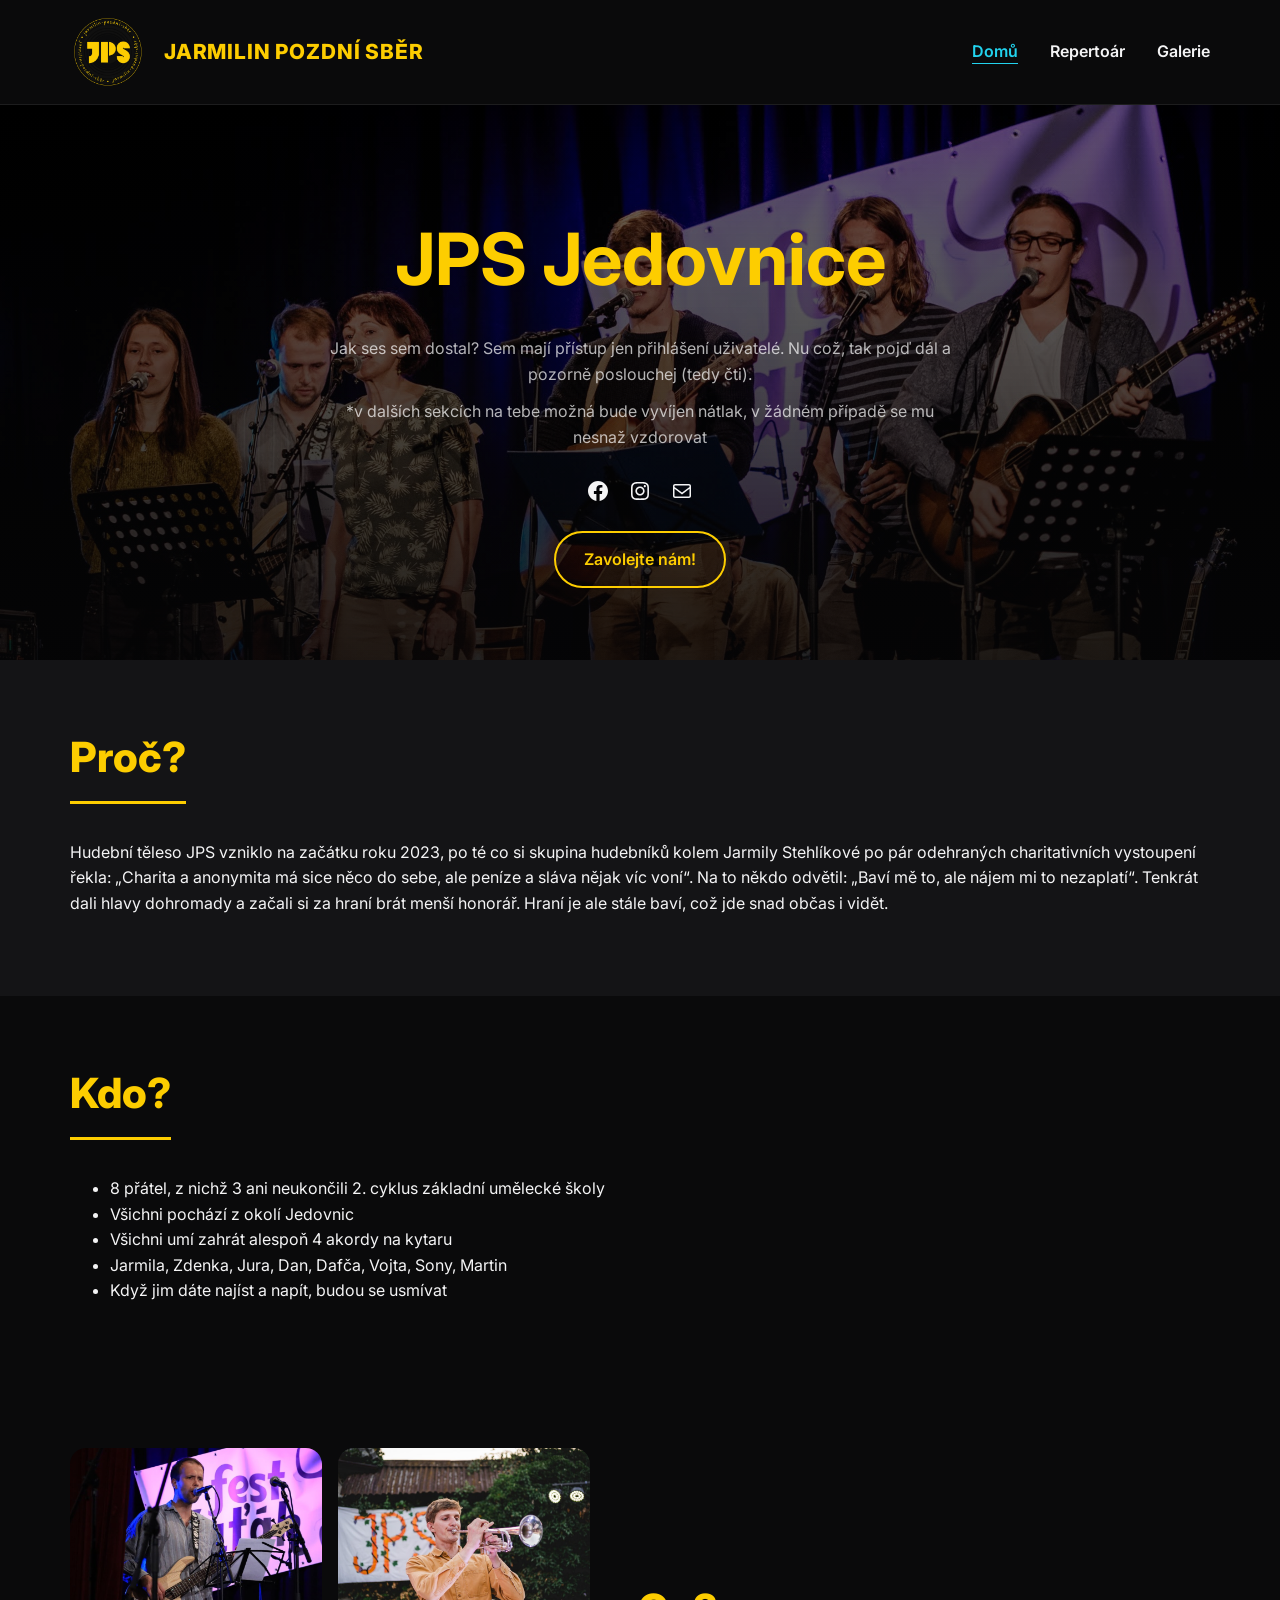
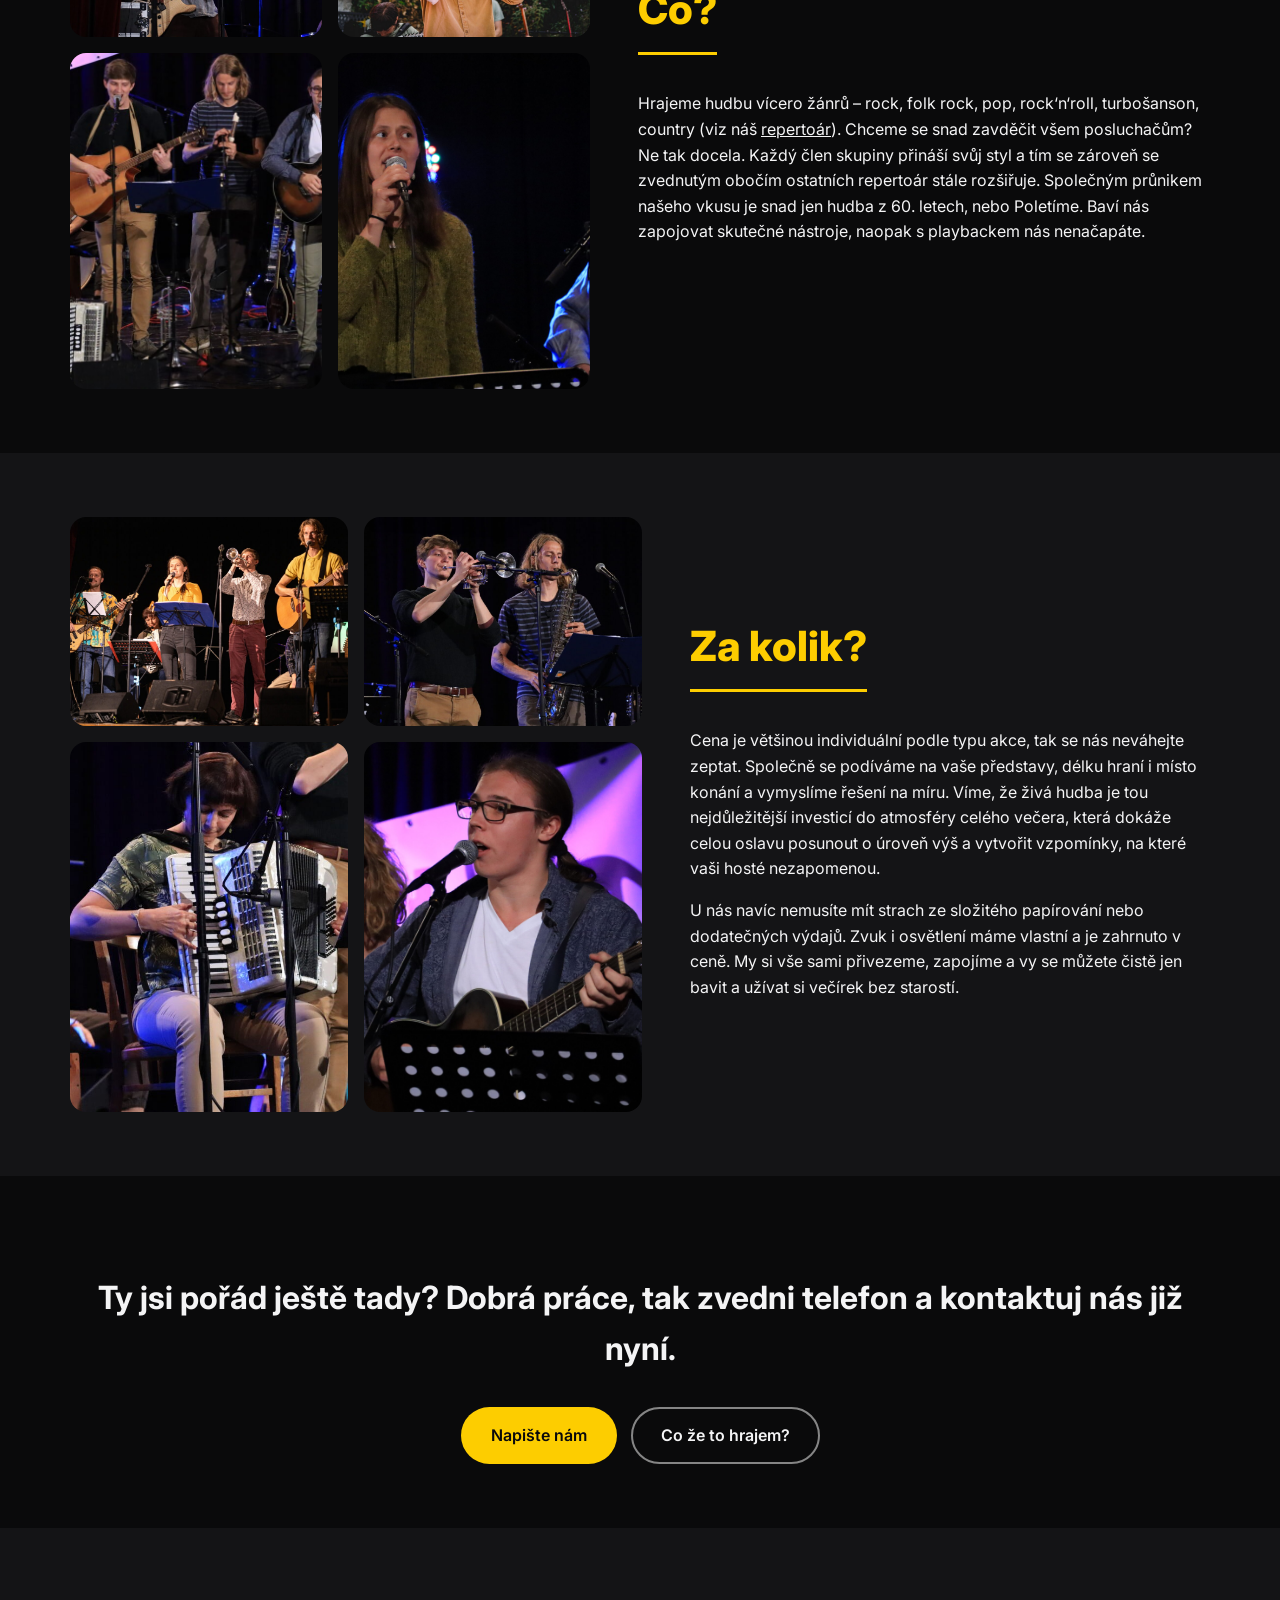
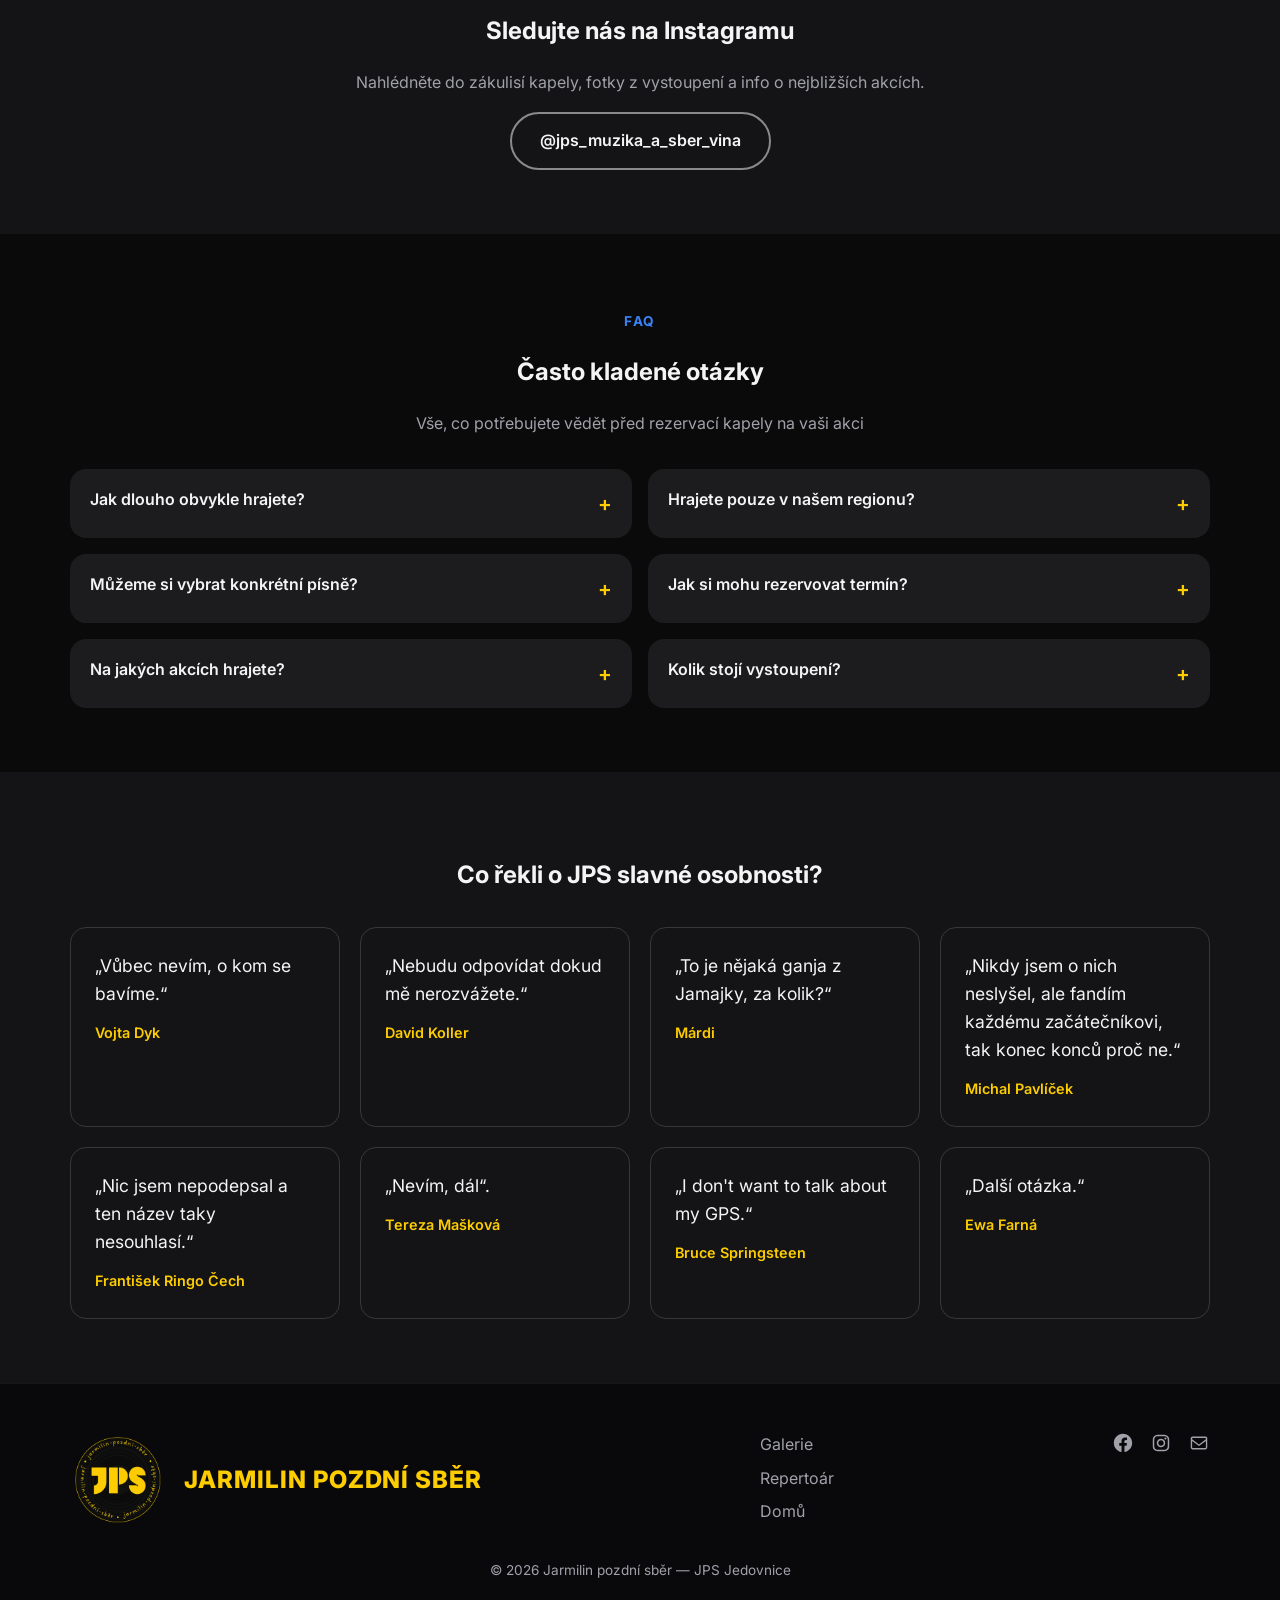
<file: index.html>
<!DOCTYPE html>
<html lang="cs">
<head>
<meta charset="UTF-8">
<meta name="viewport" content="width=device-width, initial-scale=1">
<meta name="theme-color" content="#0a0a0b">
<title>JPS Jedovnice - živá hudba na svatby a oslavy</title>
<meta name="description" content="Hledáte kapelu na vaši svatbu či oslavu? JPS vám zahraje cokoliv od rocku po turbošanson a nudit se rozhodně nebudete. Ozvěte se nám!">
<link rel="icon" href="assets/img/logo.png">
<link rel="preconnect" href="https://fonts.googleapis.com">
<link href="https://fonts.googleapis.com/css2?family=Inter:wght@400;600;700&display=swap" rel="stylesheet">
<link rel="stylesheet" href="assets/css/style.css">
</head>
<body>

<header class="site-header">
  <div class="container">
    <a class="brand" href="index.html">
      <img src="assets/img/logo.png" alt="Jarmilin pozdní sběr">
      Jarmilin pozdní sběr
    </a>
    <button class="nav-toggle" aria-label="Otevřít menu" aria-expanded="false">
      <svg width="24" height="24" viewBox="0 0 24 24" fill="none" stroke="currentColor" stroke-width="2"><path d="M4 6h16M4 12h16M4 18h16"/></svg>
    </button>
    <nav class="main-nav">
      <ul>
        <li><a href="index.html" aria-current="page">Domů</a></li>
        <li><a href="repertoar.html">Repertoár</a></li>
        <li><a href="galerie.html">Galerie</a></li>
      </ul>
    </nav>
  </div>
</header>

<section class="hero">
  <div class="container">
    <h1>JPS Jedovnice</h1>
    <p>Jak ses sem dostal? Sem mají přístup jen přihlášení uživatelé. Nu což, tak pojď dál a pozorně poslouchej (tedy čti).</p>
    <p>*v dalších sekcích na tebe možná bude vyvíjen nátlak, v žádném případě se mu nesnaž vzdorovat</p>
    <div class="hero-socials">
      <a href="https://www.facebook.com/JPSJedovnice/" aria-label="Facebook"><svg viewBox="0 0 24 24" fill="currentColor"><path d="M12 2C6.5 2 2 6.5 2 12c0 5 3.7 9.1 8.4 9.9v-7H7.9V12h2.5V9.8c0-2.5 1.5-3.9 3.8-3.9 1.1 0 2.2.2 2.2.2v2.5h-1.3c-1.2 0-1.6.8-1.6 1.6V12h2.8l-.4 2.9h-2.3v7C18.3 21.1 22 17 22 12c0-5.5-4.5-10-10-10z"/></svg></a>
      <a href="https://www.instagram.com/jps_muzika_a_sber_vina/" aria-label="Instagram"><svg viewBox="0 0 24 24" fill="currentColor"><path d="M12,4.622c2.403,0,2.688,0.009,3.637,0.052c0.877,0.04,1.354,0.187,1.671,0.31c0.42,0.163,0.72,0.358,1.035,0.673 c0.315,0.315,0.51,0.615,0.673,1.035c0.123,0.317,0.27,0.794,0.31,1.671c0.043,0.949,0.052,1.234,0.052,3.637 s-0.009,2.688-0.052,3.637c-0.04,0.877-0.187,1.354-0.31,1.671c-0.163,0.42-0.358,0.72-0.673,1.035 c-0.315,0.315-0.615,0.51-1.035,0.673c-0.317,0.123-0.794,0.27-1.671,0.31c-0.949,0.043-1.233,0.052-3.637,0.052 s-2.688-0.009-3.637-0.052c-0.877-0.04-1.354-0.187-1.671-0.31c-0.42-0.163-0.72-0.358-1.035-0.673 c-0.315-0.315-0.51-0.615-0.673-1.035c-0.123-0.317-0.27-0.794-0.31-1.671C4.631,14.688,4.622,14.403,4.622,12 s0.009-2.688,0.052-3.637c0.04-0.877,0.187-1.354,0.31-1.671c0.163-0.42,0.358-0.72,0.673-1.035 c0.315-0.315,0.615-0.51,1.035-0.673c0.317-0.123,0.794-0.27,1.671-0.31C9.312,4.631,9.597,4.622,12,4.622 M12,3 C9.556,3,9.249,3.01,8.289,3.054C7.331,3.098,6.677,3.25,6.105,3.472C5.513,3.702,5.011,4.01,4.511,4.511 c-0.5,0.5-0.808,1.002-1.038,1.594C3.25,6.677,3.098,7.331,3.054,8.289C3.01,9.249,3,9.556,3,12c0,2.444,0.01,2.751,0.054,3.711 c0.044,0.958,0.196,1.612,0.418,2.185c0.23,0.592,0.538,1.094,1.038,1.594c0.5,0.5,1.002,0.808,1.594,1.038 c0.572,0.222,1.227,0.375,2.185,0.418C9.249,20.99,9.556,21,12,21s2.751-0.01,3.711-0.054c0.958-0.044,1.612-0.196,2.185-0.418 c0.592-0.23,1.094-0.538,1.594-1.038c0.5-0.5,0.808-1.002,1.038-1.594c0.222-0.572,0.375-1.227,0.418-2.185 C20.99,14.751,21,14.444,21,12s-0.01-2.751-0.054-3.711c-0.044-0.958-0.196-1.612-0.418-2.185c-0.23-0.592-0.538-1.094-1.038-1.594 c-0.5-0.5-1.002-0.808-1.594-1.038c-0.572-0.222-1.227-0.375-2.185-0.418C14.751,3.01,14.444,3,12,3L12,3z M12,7.378 c-2.552,0-4.622,2.069-4.622,4.622S9.448,16.622,12,16.622s4.622-2.069,4.622-4.622S14.552,7.378,12,7.378z M12,15 c-1.657,0-3-1.343-3-3s1.343-3,3-3s3,1.343,3,3S13.657,15,12,15z M16.804,6.116c-0.596,0-1.08,0.484-1.08,1.08 s0.484,1.08,1.08,1.08c0.596,0,1.08-0.484,1.08-1.08S17.401,6.116,16.804,6.116z"/></svg></a>
      <a href="mailto:zukada@post.cz" aria-label="E-mail"><svg viewBox="0 0 24 24" fill="currentColor"><path d="M19,5H5c-1.1,0-2,.9-2,2v10c0,1.1.9,2,2,2h14c1.1,0,2-.9,2-2V7c0-1.1-.9-2-2-2zm.5,12c0,.3-.2.5-.5.5H5c-.3,0-.5-.2-.5-.5V9.8l7.5,5.6,7.5-5.6V17zm0-9.1L12,13.6,4.5,7.9V7c0-.3.2-.5.5-.5h14c.3,0,.5.2.5.5v.9z"/></svg></a>
    </div>
    <div class="btn-row" style="justify-content:center">
      <a class="btn btn-ghost" href="tel:+420735084214">Zavolejte nám!</a>
    </div>
  </div>
</section>

<section class="section-alt">
  <div class="container">
    <h2 class="section-heading">Proč?</h2>
    <p>Hudební těleso JPS vzniklo na začátku roku 2023, po té co si skupina hudebníků kolem Jarmily Stehlíkové po pár odehraných charitativních vystoupení řekla: „Charita a anonymita má sice něco do sebe, ale peníze a sláva nějak víc voní“. Na to někdo odvětil: „Baví mě to, ale nájem mi to nezaplatí“. Tenkrát dali hlavy dohromady a začali si za hraní brát menší honorář. Hraní je ale stále baví, což jde snad občas i vidět.</p>
  </div>
</section>
  
<section>
    <div class="container">
      <h2 class="section-heading">Kdo?</h2>
      <ul>
      <li>8 přátel, z nichž 3 ani neukončili 2. cyklus základní umělecké školy</li>
      <li>Všichni pochází z okolí Jedovnic</li>
      <li>Všichni umí zahrát alespoň 4 akordy na kytaru</li>
      <li>Jarmila, Zdenka, Jura, Dan, Dafča, Vojta, Sony, Martin</li>
      <li>Když jim dáte najíst a napít, budou se usmívat</li>
      </ul>
  </div>
</section>
  
  <section>
  <div class="container two-col reverse">
    <div>
      <h2 class="section-heading">Co?</h2>
      <p>Hrajeme hudbu vícero žánrů – rock, folk rock, pop, rock‘n‘roll, turbošanson, country (viz náš <a href="repertoar.html">repertoár</a>). Chceme se snad zavděčit všem posluchačům? Ne tak docela. Každý člen skupiny přináší svůj styl a tím se zároveň se zvednutým obočím ostatních repertoár stále rozšiřuje. Společným průnikem našeho vkusu je snad jen hudba z 60. letech, nebo Poletíme. Baví nás zapojovat skutečné nástroje, naopak s playbackem nás nenačapáte.</p>
    </div>
    <div class="photo-grid">
      <img src="assets/img/co-1.jpg" alt="">
      <img src="assets/img/co-2.jpg" alt="">
      <img class="tall" src="assets/img/co-3.jpg" alt="">
      <img class="tall" src="assets/img/co-4.jpg" alt="">
    </div>
  </div>
</section>

<section class="section-alt">
  <div class="container two-col">
    <div class="photo-grid">
      <img src="assets/img/za-kolik-1.jpg" alt="">
      <img src="assets/img/za-kolik-2.jpg" alt="">
      <img class="tall" src="assets/img/za-kolik-3.jpg" alt="">
      <img class="tall" src="assets/img/za-kolik-4.jpg" alt="">
    </div>
    <div>
      <h2 class="section-heading">Za kolik?</h2>
      <p>Cena je většinou individuální podle typu akce, tak se nás neváhejte zeptat. Společně se podíváme na vaše představy, délku hraní i místo konání a vymyslíme řešení na míru. Víme, že živá hudba je tou nejdůležitější investicí do atmosféry celého večera, která dokáže celou oslavu posunout o úroveň výš a vytvořit vzpomínky, na které vaši hosté nezapomenou.</p>
      <p>U nás navíc nemusíte mít strach ze složitého papírování nebo dodatečných výdajů. Zvuk i osvětlení máme vlastní a je zahrnuto v ceně. My si vše sami přivezeme, zapojíme a vy se můžete čistě jen bavit a užívat si večírek bez starostí.</p>
    </div>
  </div>
</section>

<section class="text-center">
  <div class="container">
    <h3 style="font-size:clamp(1.4rem,3vw,2rem)">Ty jsi pořád ještě tady? Dobrá práce, tak zvedni telefon a kontaktuj nás již nyní.</h3>
    <div class="btn-row" style="justify-content:center;margin-top:20px">
      <a class="btn btn-fill" href="mailto:zukada@post.cz">Napište nám</a>
      <a class="btn btn-outline" href="repertoar.html">Co že to hrajem?</a>
    </div>
  </div>
</section>

<section class="section-alt">
  <div class="container text-center">
    <h2>Sledujte nás na Instagramu</h2>
    <p class="lede">Nahlédněte do zákulisí kapely, fotky z vystoupení a info o nejbližších akcích.</p>
    <a class="btn btn-outline" href="https://www.instagram.com/jps_muzika_a_sber_vina/">@jps_muzika_a_sber_vina</a>
  </div>
</section>

<section>
  <div class="container text-center">
    <p style="color:var(--color-blue);text-transform:uppercase;letter-spacing:.1em;font-weight:700;font-size:.85rem">faq</p>
    <h2>Často kladené otázky</h2>
    <p class="lede">Vše, co potřebujete vědět před rezervací kapely na vaši akci</p>
    <div class="faq-grid" style="text-align:left;margin-top:32px">
      <details>
        <summary>Jak dlouho obvykle hrajete?</summary>
        <p>Délku vystoupení vždy přizpůsobujeme konkrétní akci. Nejčastěji hrajeme několik bloků během celého večera.</p>
      </details>
      <details>
        <summary>Hrajete pouze v našem regionu?</summary>
        <p>Ne. Po domluvě rádi přijedeme i do jiných částí České republiky.</p>
      </details>
      <details>
        <summary>Můžeme si vybrat konkrétní písně?</summary>
        <p>Ano, pokud jsou součástí našeho repertoáru. U svateb a soukromých akcí se vždy snažíme vyjít vstříc individuálním přáním.</p>
      </details>
      <details>
        <summary>Jak si mohu rezervovat termín?</summary>
        <p>Stačí nás kontaktovat prostřednictvím e-mailu. Po ověření dostupnosti se s vámi spojíme a domluvíme všechny detaily.</p>
      </details>
      <details>
        <summary>Na jakých akcích hrajete?</summary>
        <p>Rádi Vám zahrajeme na plese, svatbě, oslavě, výročí i na jiných bujarých výmyslech. Vaše pohlaví, věk a původ většinou nehrají roli.</p>
      </details>
      <details>
        <summary>Kolik stojí vystoupení?</summary>
        <p>Cena se odvíjí od typu akce, délky vystoupení a místa konání. Kontaktujte nás a rádi vám připravíme individuální nabídku.</p>
      </details>
    </div>
  </div>
</section>

<section class="section-alt">
  <div class="container">
    <h2 style="text-align:center">Co řekli o JPS slavné osobnosti?</h2>
    <div class="quote-grid" style="margin-top:32px">
      <blockquote><p>„Vůbec nevím, o kom se bavíme.“</p><cite>Vojta Dyk</cite></blockquote>
      <blockquote><p>„Nebudu odpovídat dokud mě nerozvážete.“</p><cite>David Koller</cite></blockquote>
      <blockquote><p>„To je nějaká ganja z Jamajky, za kolik?“</p><cite>Márdi</cite></blockquote>
      <blockquote><p>„Nikdy jsem o nich neslyšel, ale fandím každému začátečníkovi, tak konec konců proč ne.“</p><cite>Michal Pavlíček</cite></blockquote>
      <blockquote><p>„Nic jsem nepodepsal a ten název taky nesouhlasí.“</p><cite>František Ringo Čech</cite></blockquote>
      <blockquote><p>„Nevím, dál“.</p><cite>Tereza Mašková</cite></blockquote>
      <blockquote><p>„I don't want to talk about my GPS.“</p><cite>Bruce Springsteen</cite></blockquote>
      <blockquote><p>„Další otázka.“</p><cite>Ewa Farná</cite></blockquote>
    </div>
  </div>
</section>

<footer class="site-footer">
  <div class="container footer-grid">
    <div>
      <a class="brand" href="index.html">
        <img src="assets/img/logo.png" alt="Jarmilin pozdní sběr">
        Jarmilin pozdní sběr
      </a>
    </div>
    <nav>
      <ul>
        <li><a href="galerie.html">Galerie</a></li>
        <li><a href="repertoar.html">Repertoár</a></li>
        <li><a href="index.html">Domů</a></li>
      </ul>
    </nav>
    <div class="footer-socials">
      <a href="https://www.facebook.com/JPSJedovnice/" aria-label="Facebook"><svg viewBox="0 0 24 24" fill="currentColor"><path d="M12 2C6.5 2 2 6.5 2 12c0 5 3.7 9.1 8.4 9.9v-7H7.9V12h2.5V9.8c0-2.5 1.5-3.9 3.8-3.9 1.1 0 2.2.2 2.2.2v2.5h-1.3c-1.2 0-1.6.8-1.6 1.6V12h2.8l-.4 2.9h-2.3v7C18.3 21.1 22 17 22 12c0-5.5-4.5-10-10-10z"/></svg></a>
      <a href="https://www.instagram.com/jps_muzika_a_sber_vina/" aria-label="Instagram"><svg viewBox="0 0 24 24" fill="currentColor"><path d="M12,4.622c2.403,0,2.688,0.009,3.637,0.052c0.877,0.04,1.354,0.187,1.671,0.31c0.42,0.163,0.72,0.358,1.035,0.673 c0.315,0.315,0.51,0.615,0.673,1.035c0.123,0.317,0.27,0.794,0.31,1.671c0.043,0.949,0.052,1.234,0.052,3.637 s-0.009,2.688-0.052,3.637c-0.04,0.877-0.187,1.354-0.31,1.671c-0.163,0.42-0.358,0.72-0.673,1.035 c-0.315,0.315-0.615,0.51-1.035,0.673c-0.317,0.123-0.794,0.27-1.671,0.31c-0.949,0.043-1.233,0.052-3.637,0.052 s-2.688-0.009-3.637-0.052c-0.877-0.04-1.354-0.187-1.671-0.31c-0.42-0.163-0.72-0.358-1.035-0.673 c-0.315-0.315-0.51-0.615-0.673-1.035c-0.123-0.317-0.27-0.794-0.31-1.671C4.631,14.688,4.622,14.403,4.622,12 s0.009-2.688,0.052-3.637c0.04-0.877,0.187-1.354,0.31-1.671c0.163-0.42,0.358-0.72,0.673-1.035 c0.315-0.315,0.615-0.51,1.035-0.673c0.317-0.123,0.794-0.27,1.671-0.31C9.312,4.631,9.597,4.622,12,4.622 M12,3 C9.556,3,9.249,3.01,8.289,3.054C7.331,3.098,6.677,3.25,6.105,3.472C5.513,3.702,5.011,4.01,4.511,4.511 c-0.5,0.5-0.808,1.002-1.038,1.594C3.25,6.677,3.098,7.331,3.054,8.289C3.01,9.249,3,9.556,3,12c0,2.444,0.01,2.751,0.054,3.711 c0.044,0.958,0.196,1.612,0.418,2.185c0.23,0.592,0.538,1.094,1.038,1.594c0.5,0.5,1.002,0.808,1.594,1.038 c0.572,0.222,1.227,0.375,2.185,0.418C9.249,20.99,9.556,21,12,21s2.751-0.01,3.711-0.054c0.958-0.044,1.612-0.196,2.185-0.418 c0.592-0.23,1.094-0.538,1.594-1.038c0.5-0.5,0.808-1.002,1.038-1.594c0.222-0.572,0.375-1.227,0.418-2.185 C20.99,14.751,21,14.444,21,12s-0.01-2.751-0.054-3.711c-0.044-0.958-0.196-1.612-0.418-2.185c-0.23-0.592-0.538-1.094-1.038-1.594 c-0.5-0.5-1.002-0.808-1.594-1.038c-0.572-0.222-1.227-0.375-2.185-0.418C14.751,3.01,14.444,3,12,3L12,3z M12,7.378 c-2.552,0-4.622,2.069-4.622,4.622S9.448,16.622,12,16.622s4.622-2.069,4.622-4.622S14.552,7.378,12,7.378z M12,15 c-1.657,0-3-1.343-3-3s1.343-3,3-3s3,1.343,3,3S13.657,15,12,15z M16.804,6.116c-0.596,0-1.08,0.484-1.08,1.08 s0.484,1.08,1.08,1.08c0.596,0,1.08-0.484,1.08-1.08S17.401,6.116,16.804,6.116z"/></svg></a>
      <a href="mailto:zukada@post.cz" aria-label="E-mail"><svg viewBox="0 0 24 24" fill="currentColor"><path d="M19,5H5c-1.1,0-2,.9-2,2v10c0,1.1.9,2,2,2h14c1.1,0,2-.9,2-2V7c0-1.1-.9-2-2-2zm.5,12c0,.3-.2.5-.5.5H5c-.3,0-.5-.2-.5-.5V9.8l7.5,5.6,7.5-5.6V17zm0-9.1L12,13.6,4.5,7.9V7c0-.3.2-.5.5-.5h14c.3,0,.5.2.5.5v.9z"/></svg></a>
    </div>
  </div>
  <p class="footer-note">© 2026 Jarmilin pozdní sběr — JPS Jedovnice</p>
</footer>

<script src="assets/js/main.js"></script>
</body>
</html>
</file>
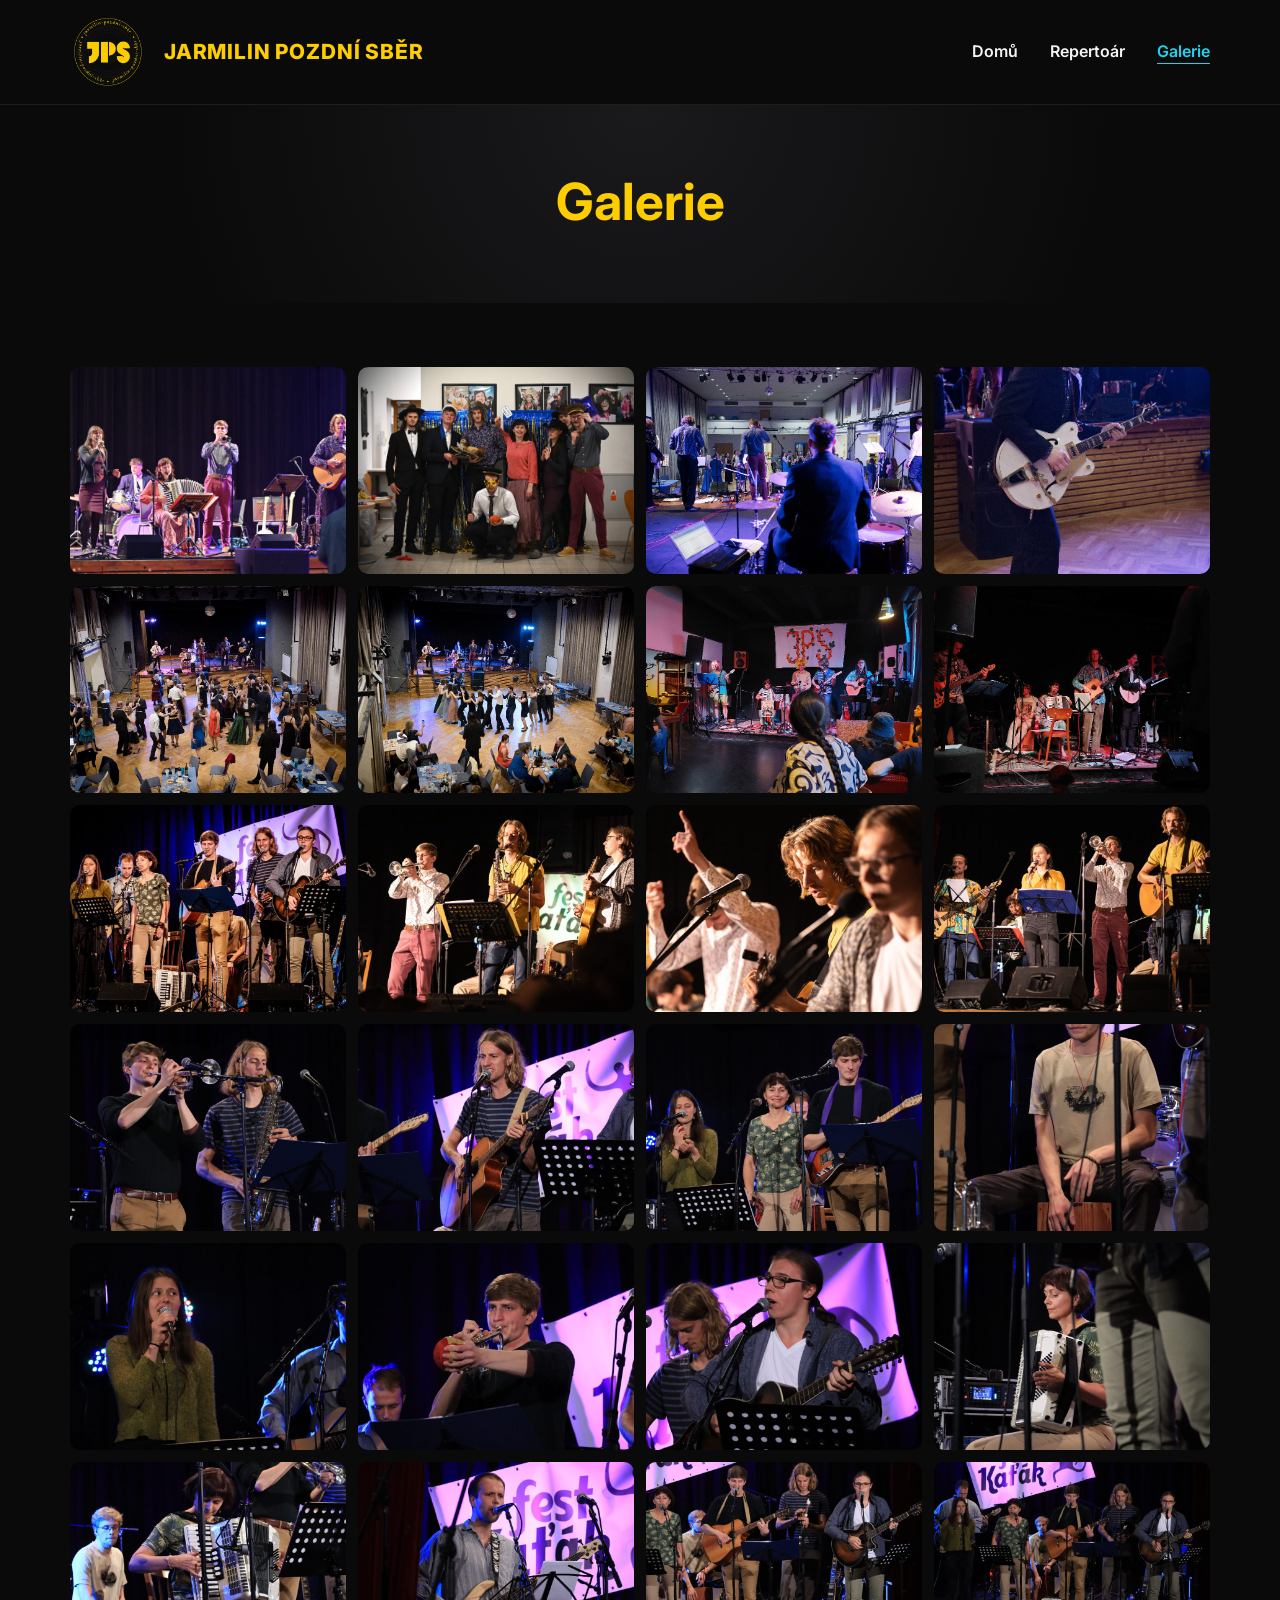
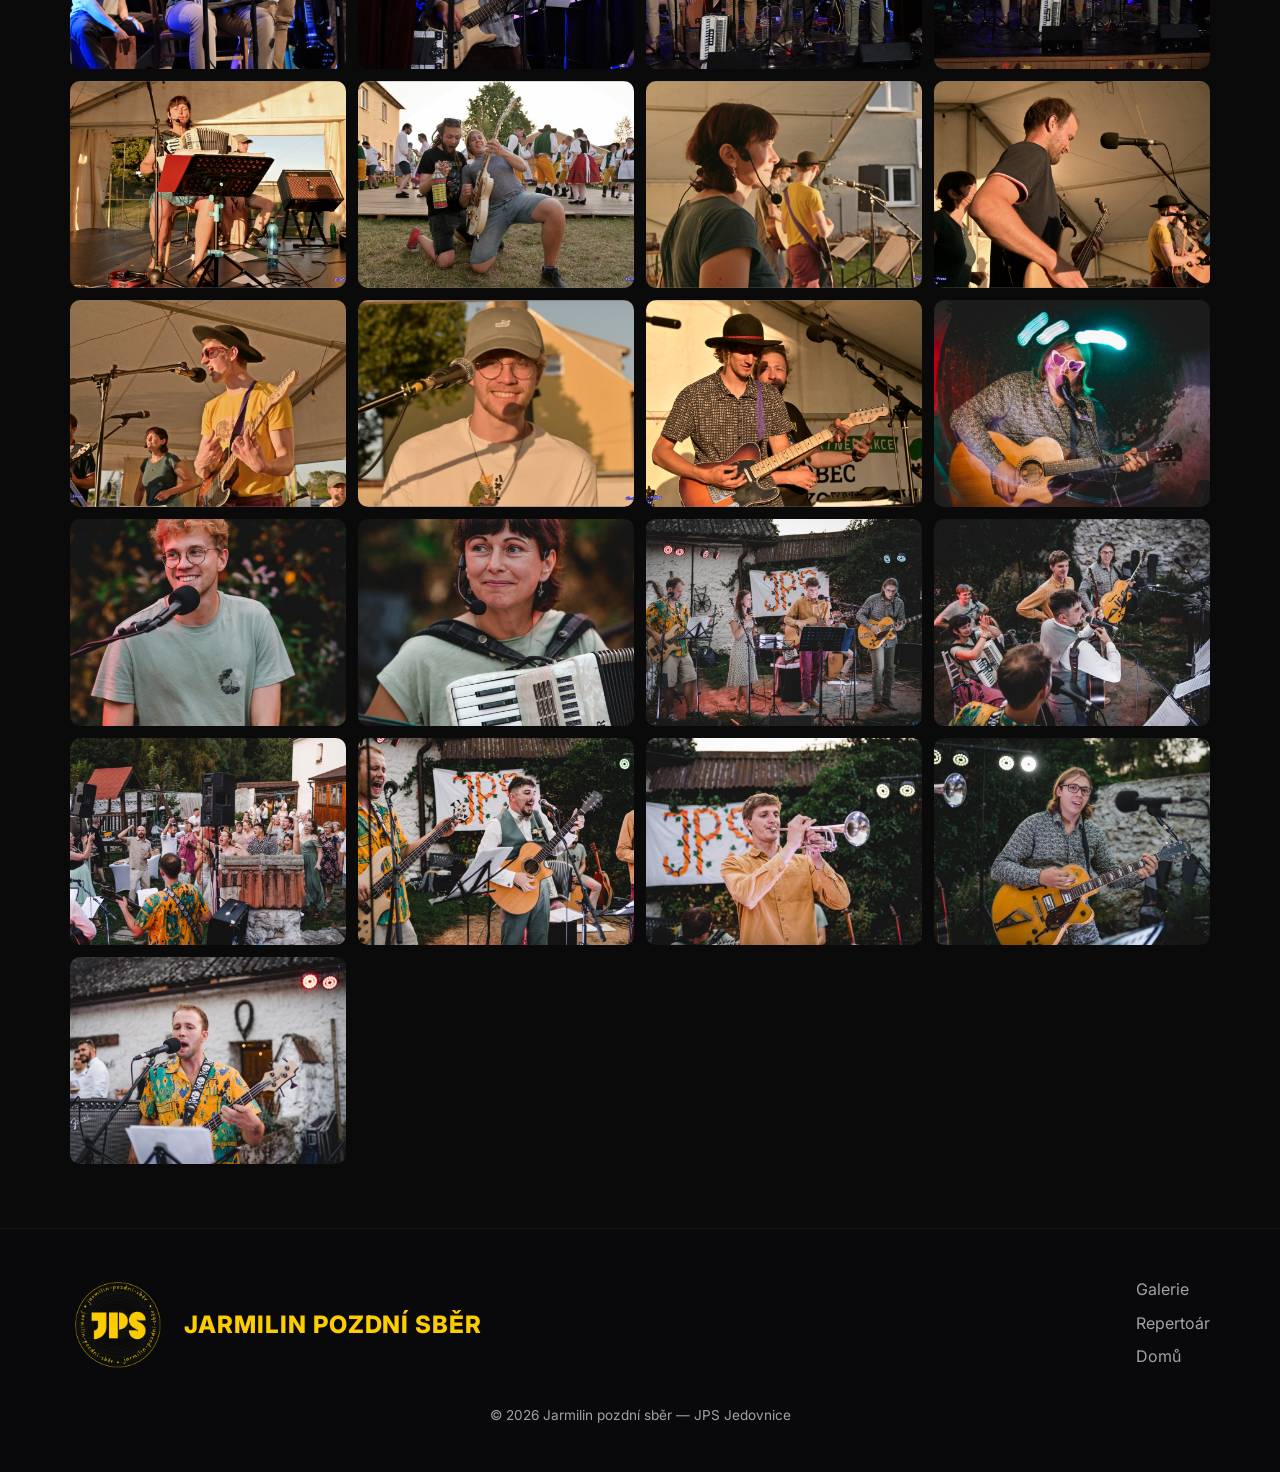
<file: galerie.html>
<!DOCTYPE html>
<html lang="cs">
<head>
<meta charset="UTF-8">
<meta name="viewport" content="width=device-width, initial-scale=1">
<meta name="theme-color" content="#0a0a0b">
<title>Galerie - Jarmilin pozdní sběr</title>
<meta name="description" content="Fotky z akcí kapely JPS Jedovnice - koncerty, svatby a zákulisí.">
<link rel="icon" href="assets/img/logo.png">
<link rel="preconnect" href="https://fonts.googleapis.com">
<link href="https://fonts.googleapis.com/css2?family=Inter:wght@400;600;700&display=swap" rel="stylesheet">
<link rel="stylesheet" href="assets/css/style.css">
</head>
<body>

<header class="site-header">
  <div class="container">
    <a class="brand" href="index.html">
      <img src="assets/img/logo.png" alt="Jarmilin pozdní sběr">
      Jarmilin pozdní sběr
    </a>
    <button class="nav-toggle" aria-label="Otevřít menu" aria-expanded="false">
      <svg width="24" height="24" viewBox="0 0 24 24" fill="none" stroke="currentColor" stroke-width="2"><path d="M4 6h16M4 12h16M4 18h16"/></svg>
    </button>
    <nav class="main-nav">
      <ul>
        <li><a href="index.html">Domů</a></li>
        <li><a href="repertoar.html">Repertoár</a></li>
        <li><a href="galerie.html" aria-current="page">Galerie</a></li>
      </ul>
    </nav>
  </div>
</header>

<section class="hero hero-plain" style="padding:56px 0 40px">
  <div class="container">
    <h1 style="font-size:clamp(2.2rem,5vw,3.2rem)">Galerie</h1>
    </div>
</section>

<section>
  <div class="container">
    <div class="gallery-grid">
      <a href="assets/img/gallery/WhatsApp%20Image%202026-03-22%20at%2018.21.01%20(10).jpg"><img src="assets/img/gallery/WhatsApp%20Image%202026-03-22%20at%2018.21.01%20(10).jpg" alt="" loading="lazy"></a>
      <a href="assets/img/gallery/WhatsApp%20Image%202026-03-21%20at%2021.02.23.jpg"><img src="assets/img/gallery/WhatsApp%20Image%202026-03-21%20at%2021.02.23.jpg" alt="" loading="lazy"></a>
      <a href="assets/img/gallery/PZ5_7357.jpg"><img src="assets/img/gallery/PZ5_7357.jpg" alt="" loading="lazy"></a>
      <a href="assets/img/gallery/PZ5_7348.jpg"><img src="assets/img/gallery/PZ5_7348.jpg" alt="" loading="lazy"></a>
      <a href="assets/img/gallery/PZ5_7270.jpg"><img src="assets/img/gallery/PZ5_7270.jpg" alt="" loading="lazy"></a>
      <a href="assets/img/gallery/PZ5_7267.jpg"><img src="assets/img/gallery/PZ5_7267.jpg" alt="" loading="lazy"></a>
      <a href="assets/img/gallery/20250620_205531.jpg"><img src="assets/img/gallery/20250620_205531.jpg" alt="" loading="lazy"></a>
      <a href="assets/img/gallery/20230512_203852.jpg"><img src="assets/img/gallery/20230512_203852.jpg" alt="" loading="lazy"></a>
      <a href="assets/img/gallery/koncert-33.jpg"><img src="assets/img/gallery/koncert-33.jpg" alt="" loading="lazy"></a>
      <a href="assets/img/gallery/koncert-32.jpg"><img src="assets/img/gallery/koncert-32.jpg" alt="" loading="lazy"></a>
      <a href="assets/img/gallery/koncert-31.jpg"><img src="assets/img/gallery/koncert-31.jpg" alt="" loading="lazy"></a>
      <a href="assets/img/gallery/koncert-30.jpg"><img src="assets/img/gallery/koncert-30.jpg" alt="" loading="lazy"></a>
      <a href="assets/img/gallery/koncert-29.jpg"><img src="assets/img/gallery/koncert-29.jpg" alt="" loading="lazy"></a>
      <a href="assets/img/gallery/koncert-28.jpg"><img src="assets/img/gallery/koncert-28.jpg" alt="" loading="lazy"></a>
      <a href="assets/img/gallery/koncert-27.jpg"><img src="assets/img/gallery/koncert-27.jpg" alt="" loading="lazy"></a>
      <a href="assets/img/gallery/koncert-26.jpg"><img src="assets/img/gallery/koncert-26.jpg" alt="" loading="lazy"></a>
      <a href="assets/img/gallery/koncert-25.jpg"><img src="assets/img/gallery/koncert-25.jpg" alt="" loading="lazy"></a>
      <a href="assets/img/gallery/koncert-24.jpg"><img src="assets/img/gallery/koncert-24.jpg" alt="" loading="lazy"></a>
      <a href="assets/img/gallery/koncert-23.jpg"><img src="assets/img/gallery/koncert-23.jpg" alt="" loading="lazy"></a>
      <a href="assets/img/gallery/koncert-22.jpg"><img src="assets/img/gallery/koncert-22.jpg" alt="" loading="lazy"></a>
      <a href="assets/img/gallery/koncert-21.jpg"><img src="assets/img/gallery/koncert-21.jpg" alt="" loading="lazy"></a>
      <a href="assets/img/gallery/koncert-20.jpg"><img src="assets/img/gallery/koncert-20.jpg" alt="" loading="lazy"></a>
      <a href="assets/img/gallery/koncert-19.jpg"><img src="assets/img/gallery/koncert-19.jpg" alt="" loading="lazy"></a>
      <a href="assets/img/gallery/koncert-18.jpg"><img src="assets/img/gallery/koncert-18.jpg" alt="" loading="lazy"></a>
      <a href="assets/img/gallery/koncert-17.jpg"><img src="assets/img/gallery/koncert-17.jpg" alt="" loading="lazy"></a>
      <a href="assets/img/gallery/koncert-16.jpg"><img src="assets/img/gallery/koncert-16.jpg" alt="" loading="lazy"></a>
      <a href="assets/img/gallery/koncert-15.jpg"><img src="assets/img/gallery/koncert-15.jpg" alt="" loading="lazy"></a>
      <a href="assets/img/gallery/koncert-14.jpg"><img src="assets/img/gallery/koncert-14.jpg" alt="" loading="lazy"></a>
      <a href="assets/img/gallery/koncert-13.jpg"><img src="assets/img/gallery/koncert-13.jpg" alt="" loading="lazy"></a>
      <a href="assets/img/gallery/koncert-12.jpg"><img src="assets/img/gallery/koncert-12.jpg" alt="" loading="lazy"></a>
      <a href="assets/img/gallery/koncert-11.jpg"><img src="assets/img/gallery/koncert-11.jpg" alt="" loading="lazy"></a>
      <a href="assets/img/gallery/koncert-10.jpg"><img src="assets/img/gallery/koncert-10.jpg" alt="" loading="lazy"></a>
      <a href="assets/img/gallery/koncert-09.jpg"><img src="assets/img/gallery/koncert-09.jpg" alt="" loading="lazy"></a>
      <a href="assets/img/gallery/koncert-08.jpg"><img src="assets/img/gallery/koncert-08.jpg" alt="" loading="lazy"></a>
      <a href="assets/img/gallery/koncert-07.jpg"><img src="assets/img/gallery/koncert-07.jpg" alt="" loading="lazy"></a>
      <a href="assets/img/gallery/koncert-06.jpg"><img src="assets/img/gallery/koncert-06.jpg" alt="" loading="lazy"></a>
      <a href="assets/img/gallery/koncert-05.jpg"><img src="assets/img/gallery/koncert-05.jpg" alt="" loading="lazy"></a>
      <a href="assets/img/gallery/koncert-04.jpg"><img src="assets/img/gallery/koncert-04.jpg" alt="" loading="lazy"></a>
      <a href="assets/img/gallery/koncert-03.jpg"><img src="assets/img/gallery/koncert-03.jpg" alt="" loading="lazy"></a>
      <a href="assets/img/gallery/koncert-02.jpg"><img src="assets/img/gallery/koncert-02.jpg" alt="" loading="lazy"></a>
      <a href="assets/img/gallery/koncert-01.jpg"><img src="assets/img/gallery/koncert-01.jpg" alt="Zpěvák s kytarou na koncertu" loading="lazy"></a>
              </div>
  </div>
</section>

<footer class="site-footer">
  <div class="container footer-grid">
    <div>
      <a class="brand" href="index.html">
        <img src="assets/img/logo.png" alt="Jarmilin pozdní sběr">
        Jarmilin pozdní sběr
      </a>
    </div>
    <nav>
      <ul>
        <li><a href="galerie.html">Galerie</a></li>
        <li><a href="repertoar.html">Repertoár</a></li>
        <li><a href="index.html">Domů</a></li>
      </ul>
    </nav>
  </div>
  <p class="footer-note">© 2026 Jarmilin pozdní sběr — JPS Jedovnice</p>
</footer>

<script src="assets/js/main.js"></script>
</body>
</html>
</file>
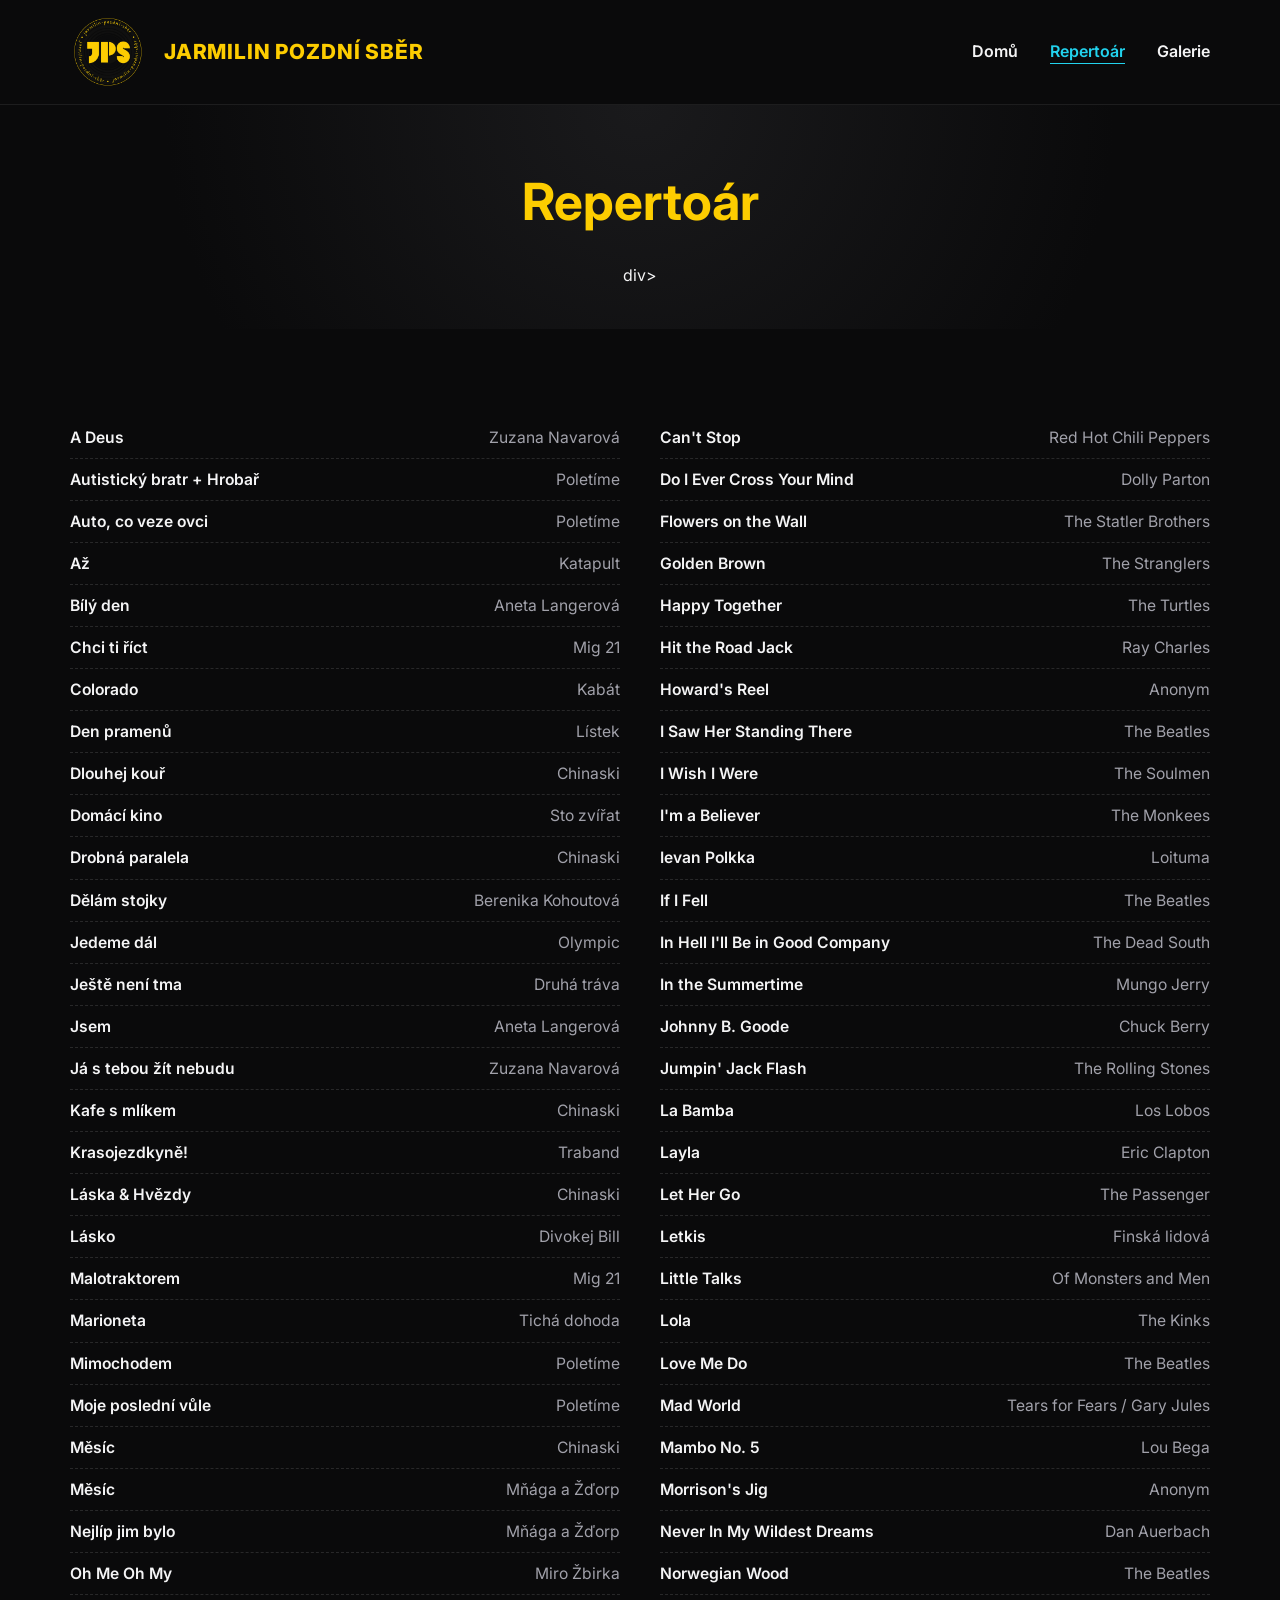
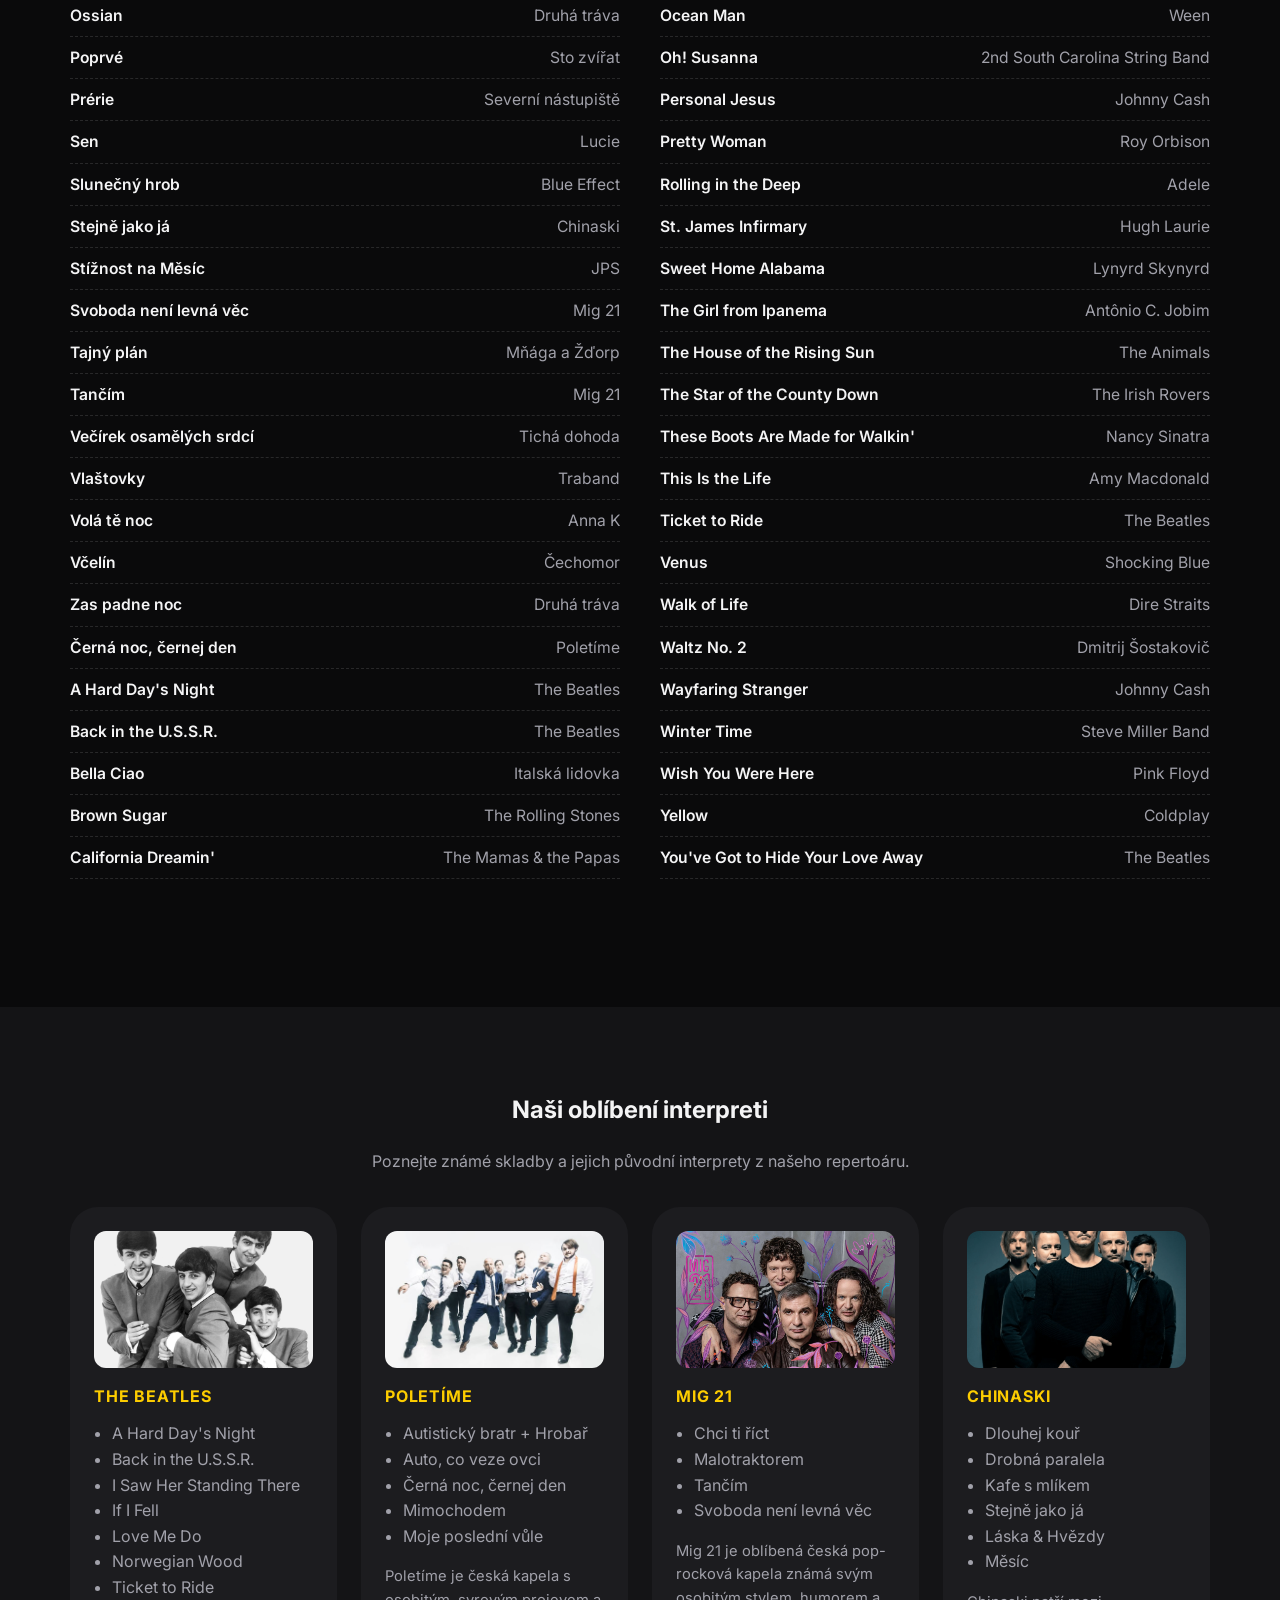
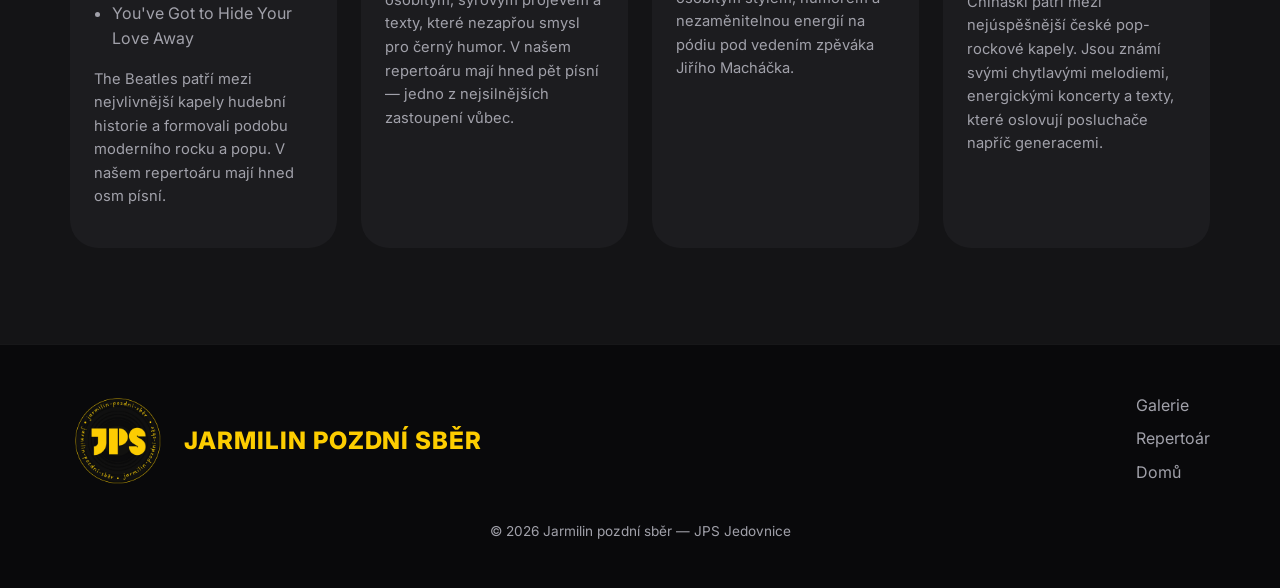
<file: repertoar.html>
<!DOCTYPE html>
<html lang="cs">
<head>
<meta charset="UTF-8">
<meta name="viewport" content="width=device-width, initial-scale=1">
<meta name="theme-color" content="#0a0a0b">
<title>Repertoár - Jarmilin pozdní sběr</title>
<meta name="description" content="Prozkoumejte písně, které jsou součástí koncertů kapely JPS Jedovnice - české i světové písně.">
<link rel="icon" href="assets/img/logo.png">
<link rel="preconnect" href="https://fonts.googleapis.com">
<link href="https://fonts.googleapis.com/css2?family=Inter:wght@400;600;700&display=swap" rel="stylesheet">
<link rel="stylesheet" href="assets/css/style.css">
<style>.title{font-weight:600}</style>
</head>
<body>

<header class="site-header">
  <div class="container">
    <a class="brand" href="index.html">
      <img src="assets/img/logo.png" alt="Jarmilin pozdní sběr">
      Jarmilin pozdní sběr
    </a>
    <button class="nav-toggle" aria-label="Otevřít menu" aria-expanded="false">
      <svg width="24" height="24" viewBox="0 0 24 24" fill="none" stroke="currentColor" stroke-width="2"><path d="M4 6h16M4 12h16M4 18h16"/></svg>
    </button>
    <nav class="main-nav">
      <ul>
        <li><a href="index.html">Domů</a></li>
        <li><a href="repertoar.html" aria-current="page">Repertoár</a></li>
        <li><a href="galerie.html">Galerie</a></li>
      </ul>
    </nav>
  </div>
</header>

<section class="hero hero-plain" style="padding:56px 0 40px">
  <div class="container">
    <h1 style="font-size:clamp(2.2rem,5vw,3.2rem)">Repertoár</h1>
    div>
</section>

<section>
  <div class="container song-category">
    <ul class="song-list">
<li><span class="title">A Deus</span><span class="artist">Zuzana Navarová</span></li>
        <li><span class="title">Autistický bratr + Hrobař</span><span class="artist">Poletíme</span></li>
        <li><span class="title">Auto, co veze ovci</span><span class="artist">Poletíme</span></li>
        <li><span class="title">Až</span><span class="artist">Katapult</span></li>
        <li><span class="title">Bílý den</span><span class="artist">Aneta Langerová</span></li>
        <li><span class="title">Chci ti říct</span><span class="artist">Mig 21</span></li>
        <li><span class="title">Colorado</span><span class="artist">Kabát</span></li>
        <li><span class="title">Den pramenů</span><span class="artist">Lístek</span></li>
        <li><span class="title">Dlouhej kouř</span><span class="artist">Chinaski</span></li>
        <li><span class="title">Domácí kino</span><span class="artist">Sto zvířat</span></li>
        <li><span class="title">Drobná paralela</span><span class="artist">Chinaski</span></li>
        <li><span class="title">Dělám stojky</span><span class="artist">Berenika Kohoutová</span></li>
        <li><span class="title">Jedeme dál</span><span class="artist">Olympic</span></li>
        <li><span class="title">Ještě není tma</span><span class="artist">Druhá tráva</span></li>
        <li><span class="title">Jsem</span><span class="artist">Aneta Langerová</span></li>
        <li><span class="title">Já s tebou žít nebudu</span><span class="artist">Zuzana Navarová</span></li>
        <li><span class="title">Kafe s mlíkem</span><span class="artist">Chinaski</span></li>
        <li><span class="title">Krasojezdkyně!</span><span class="artist">Traband</span></li>
        <li><span class="title">Láska & Hvězdy</span><span class="artist">Chinaski</span></li>
        <li><span class="title">Lásko</span><span class="artist">Divokej Bill</span></li>
        <li><span class="title">Malotraktorem</span><span class="artist">Mig 21</span></li>
        <li><span class="title">Marioneta</span><span class="artist">Tichá dohoda</span></li>
        <li><span class="title">Mimochodem</span><span class="artist">Poletíme</span></li>
        <li><span class="title">Moje poslední vůle</span><span class="artist">Poletíme</span></li>
        <li><span class="title">Měsíc</span><span class="artist">Chinaski</span></li>
        <li><span class="title">Měsíc</span><span class="artist">Mňága a Žďorp</span></li>
        <li><span class="title">Nejlíp jim bylo</span><span class="artist">Mňága a Žďorp</span></li>
        <li><span class="title">Oh Me Oh My</span><span class="artist">Miro Žbirka</span></li>
        <li><span class="title">Ossian</span><span class="artist">Druhá tráva</span></li>
        <li><span class="title">Poprvé</span><span class="artist">Sto zvířat</span></li>
        <li><span class="title">Prérie</span><span class="artist">Severní nástupiště</span></li>
        <li><span class="title">Sen</span><span class="artist">Lucie</span></li>
        <li><span class="title">Slunečný hrob</span><span class="artist">Blue Effect</span></li>
        <li><span class="title">Stejně jako já</span><span class="artist">Chinaski</span></li>
        <li><span class="title">Stížnost na Měsíc</span><span class="artist">JPS</span></li>
        <li><span class="title">Svoboda není levná věc</span><span class="artist">Mig 21</span></li>
        <li><span class="title">Tajný plán</span><span class="artist">Mňága a Žďorp</span></li>
        <li><span class="title">Tančím</span><span class="artist">Mig 21</span></li>
        <li><span class="title">Večírek osamělých srdcí</span><span class="artist">Tichá dohoda</span></li>
        <li><span class="title">Vlaštovky</span><span class="artist">Traband</span></li>
        <li><span class="title">Volá tě noc</span><span class="artist">Anna K</span></li>
        <li><span class="title">Včelín</span><span class="artist">Čechomor</span></li>
        <li><span class="title">Zas padne noc</span><span class="artist">Druhá tráva</span></li>
        <li><span class="title">Černá noc, černej den</span><span class="artist">Poletíme</span></li>
    <li><span class="title">A Hard Day's Night</span><span class="artist">The Beatles</span></li>
        <li><span class="title">Back in the U.S.S.R.</span><span class="artist">The Beatles</span></li>
        <li><span class="title">Bella Ciao</span><span class="artist">Italská lidovka</span></li>
        <li><span class="title">Brown Sugar</span><span class="artist">The Rolling Stones</span></li>
        <li><span class="title">California Dreamin'</span><span class="artist">The Mamas & the Papas</span></li>
        <li><span class="title">Can't Stop</span><span class="artist">Red Hot Chili Peppers</span></li>
        <li><span class="title">Do I Ever Cross Your Mind</span><span class="artist">Dolly Parton</span></li>
        <li><span class="title">Flowers on the Wall</span><span class="artist">The Statler Brothers</span></li>
        <li><span class="title">Golden Brown</span><span class="artist">The Stranglers</span></li>
        <li><span class="title">Happy Together</span><span class="artist">The Turtles</span></li>
        <li><span class="title">Hit the Road Jack</span><span class="artist">Ray Charles</span></li>
        <li><span class="title">Howard's Reel</span><span class="artist">Anonym</span></li>
        <li><span class="title">I Saw Her Standing There</span><span class="artist">The Beatles</span></li>
        <li><span class="title">I Wish I Were</span><span class="artist">The Soulmen</span></li>
        <li><span class="title">I'm a Believer</span><span class="artist">The Monkees</span></li>
        <li><span class="title">Ievan Polkka</span><span class="artist">Loituma</span></li>
        <li><span class="title">If I Fell</span><span class="artist">The Beatles</span></li>
        <li><span class="title">In Hell I'll Be in Good Company</span><span class="artist">The Dead South</span></li>
        <li><span class="title">In the Summertime</span><span class="artist">Mungo Jerry</span></li>
        <li><span class="title">Johnny B. Goode</span><span class="artist">Chuck Berry</span></li>
        <li><span class="title">Jumpin' Jack Flash</span><span class="artist">The Rolling Stones</span></li>
        <li><span class="title">La Bamba</span><span class="artist">Los Lobos</span></li>
        <li><span class="title">Layla</span><span class="artist">Eric Clapton</span></li>
        <li><span class="title">Let Her Go</span><span class="artist">The Passenger</span></li>
        <li><span class="title">Letkis</span><span class="artist">Finská lidová</span></li>
        <li><span class="title">Little Talks</span><span class="artist">Of Monsters and Men</span></li>
        <li><span class="title">Lola</span><span class="artist">The Kinks</span></li>
        <li><span class="title">Love Me Do</span><span class="artist">The Beatles</span></li>
        <li><span class="title">Mad World</span><span class="artist">Tears for Fears / Gary Jules</span></li>
        <li><span class="title">Mambo No. 5</span><span class="artist">Lou Bega</span></li>
        <li><span class="title">Morrison's Jig</span><span class="artist">Anonym</span></li>
        <li><span class="title">Never In My Wildest Dreams</span><span class="artist">Dan Auerbach</span></li>
        <li><span class="title">Norwegian Wood</span><span class="artist">The Beatles</span></li>
        <li><span class="title">Ocean Man</span><span class="artist">Ween</span></li>
        <li><span class="title">Oh! Susanna</span><span class="artist">2nd South Carolina String Band</span></li>
        <li><span class="title">Personal Jesus</span><span class="artist">Johnny Cash</span></li>
        <li><span class="title">Pretty Woman</span><span class="artist">Roy Orbison</span></li>
        <li><span class="title">Rolling in the Deep</span><span class="artist">Adele</span></li>
        <li><span class="title">St. James Infirmary</span><span class="artist">Hugh Laurie</span></li>
        <li><span class="title">Sweet Home Alabama</span><span class="artist">Lynyrd Skynyrd</span></li>
        <li><span class="title">The Girl from Ipanema</span><span class="artist">Antônio C. Jobim</span></li>
        <li><span class="title">The House of the Rising Sun</span><span class="artist">The Animals</span></li>
        <li><span class="title">The Star of the County Down</span><span class="artist">The Irish Rovers</span></li>
        <li><span class="title">These Boots Are Made for Walkin'</span><span class="artist">Nancy Sinatra</span></li>
        <li><span class="title">This Is the Life</span><span class="artist">Amy Macdonald</span></li>
        <li><span class="title">Ticket to Ride</span><span class="artist">The Beatles</span></li>
        <li><span class="title">Venus</span><span class="artist">Shocking Blue</span></li>
        <li><span class="title">Walk of Life</span><span class="artist">Dire Straits</span></li>
        <li><span class="title">Waltz No. 2</span><span class="artist">Dmitrij Šostakovič</span></li>
        <li><span class="title">Wayfaring Stranger</span><span class="artist">Johnny Cash</span></li>
        <li><span class="title">Winter Time</span><span class="artist">Steve Miller Band</span></li>
        <li><span class="title">Wish You Were Here</span><span class="artist">Pink Floyd</span></li>
        <li><span class="title">Yellow</span><span class="artist">Coldplay</span></li>
        <li><span class="title">You've Got to Hide Your Love Away</span><span class="artist">The Beatles</span></li>
    </ul>
  </div>
</section>

<section class="section-alt">
  <div class="container">
    <h2 class="text-center">Naši oblíbení interpreti</h2>
    <p class="lede text-center">Poznejte známé skladby a jejich původní interprety z našeho repertoáru.</p>
    <div class="card-grid">
      <div class="artist-card">
        <img src="assets/img/repertoar/beatles.jpg" alt="The Beatles" style="border-radius:12px;aspect-ratio:16/10;object-fit:cover;margin-bottom:16px">
        <h4>The Beatles</h4>
        <ul><li>A Hard Day's Night</li><li>Back in the U.S.S.R.</li><li>I Saw Her Standing There</li><li>If I Fell</li><li>Love Me Do</li><li>Norwegian Wood</li><li>Ticket to Ride</li><li>You've Got to Hide Your Love Away</li></ul>
        <p>The Beatles patří mezi nejvlivnější kapely hudební historie a formovali podobu moderního rocku a popu. V našem repertoáru mají hned osm písní.</p>
      </div>
      <div class="artist-card">
        <img src="assets/img/repertoar/poletime.jpg" alt="Poletíme" style="border-radius:12px;aspect-ratio:16/10;object-fit:cover;margin-bottom:16px">
        <h4>Poletíme</h4>
        <ul><li>Autistický bratr + Hrobař</li><li>Auto, co veze ovci</li><li>Černá noc, černej den</li><li>Mimochodem</li><li>Moje poslední vůle</li></ul>
        <p>Poletíme je česká kapela s osobitým, syrovým projevem a texty, které nezapřou smysl pro černý humor. V našem repertoáru mají hned pět písní — jedno z nejsilnějších zastoupení vůbec.</p>
      </div>
      <div class="artist-card">
        <img src="assets/img/repertoar/mig21.jpg" alt="Mig 21" style="border-radius:12px;aspect-ratio:16/10;object-fit:cover;margin-bottom:16px">
        <h4>Mig 21</h4>
        <ul><li>Chci ti říct</li><li>Malotraktorem</li><li>Tančím</li><li>Svoboda není levná věc</li></ul>
        <p>Mig 21 je oblíbená česká pop-rocková kapela známá svým osobitým stylem, humorem a nezaměnitelnou energií na pódiu pod vedením zpěváka Jiřího Macháčka.</p>
      </div>
      <div class="artist-card">
        <img src="assets/img/repertoar/chinaski.jpg" alt="Chinaski" style="border-radius:12px;aspect-ratio:16/10;object-fit:cover;margin-bottom:16px">
        <h4>Chinaski</h4>
        <ul><li>Dlouhej kouř</li><li>Drobná paralela</li><li>Kafe s mlíkem</li><li>Stejně jako já</li><li>Láska & Hvězdy</li><li>Měsíc</li></ul>
        <p>Chinaski patří mezi nejúspěšnější české pop-rockové kapely. Jsou známí svými chytlavými melodiemi, energickými koncerty a texty, které oslovují posluchače napříč generacemi.</p>
      </div>
    </div>
  </div>
</section>

<footer class="site-footer">
  <div class="container footer-grid">
    <div>
      <a class="brand" href="index.html">
        <img src="assets/img/logo.png" alt="Jarmilin pozdní sběr">
        Jarmilin pozdní sběr
      </a>
    </div>
    <nav>
      <ul>
        <li><a href="galerie.html">Galerie</a></li>
        <li><a href="repertoar.html">Repertoár</a></li>
        <li><a href="index.html">Domů</a></li>
      </ul>
    </nav>
  </div>
  <p class="footer-note">© 2026 Jarmilin pozdní sběr — JPS Jedovnice</p>
</footer>

<script src="assets/js/main.js"></script>
</body>
</html>
</file>
<file: assets/css/style.css>
/* ==========================================================================
   JPS Jedovnice / Jarmilin pozdní sběr — statický web
   ========================================================================== */

:root {
  --color-bg: #0a0a0b;
  --color-bg-alt: #141416;
  --color-surface: #1c1c1f;
  --color-text: #f4f4f5;
  --color-text-muted: #a1a1aa;
  --color-yellow: #fdcd00;
  --color-blue: #3b82f6;
  --color-cyan: #22d3ee;
  --gradient-brand: linear-gradient(135deg, #3b82f6 0%, #fdcd00 100%);
  --radius: 16px;
  --radius-lg: 28px;
  --max-width: 1180px;
  --shadow: 0 10px 30px rgba(0, 0, 0, 0.45);
}

* { box-sizing: border-box; }

html { scroll-behavior: smooth; background: #0a0a0b; }

body {
  margin: 0;
  background: var(--color-bg);
  color: var(--color-text);
  font-family: "Inter", system-ui, -apple-system, "Segoe UI", sans-serif;
  line-height: 1.6;
}

img { max-width: 100%; display: block; }

a { color: inherit; }

.container {
  max-width: var(--max-width);
  margin: 0 auto;
  padding: 0 20px;
}

/* ---------- Header ---------- */

.site-header {
  position: sticky;
  top: 0;
  z-index: 100;
  background: #0a0a0b;
  border-bottom: 1px solid rgba(255, 255, 255, 0.08);
  transform: translateZ(0);
}

.site-header .container {
  display: flex;
  align-items: center;
  justify-content: space-between;
  height: 104px;
}

.brand {
  display: flex;
  align-items: center;
  gap: 18px;
  text-decoration: none;
  font-weight: 800;
  letter-spacing: 0.04em;
  text-transform: uppercase;
  font-size: 1.3rem;
  color: var(--color-yellow);
}

.brand img {
  width: 76px;
  height: 76px;
  border-radius: 50%;
}

.main-nav ul {
  list-style: none;
  display: flex;
  gap: 32px;
  margin: 0;
  padding: 0;
}

.main-nav a {
  text-decoration: none;
  color: var(--color-text);
  font-weight: 600;
  font-size: 1rem;
}

.main-nav a[aria-current="page"] {
  color: var(--color-cyan);
  text-decoration: underline;
  text-underline-offset: 6px;
}

.nav-toggle {
  display: none;
  background: none;
  border: 0;
  color: var(--color-text);
  cursor: pointer;
}

@media (max-width: 720px) {
  .site-footer .brand {
    font-size: 1rem;
  }
  .site-footer .brand img {
    width: 60px;
    height: 60px;
  }
}

@media (max-width: 720px) {
  .site-header .container {
    height: 68px;
  }
  .brand {
    gap: 10px;
    font-size: 0.85rem;
    letter-spacing: 0.02em;
    min-width: 0;
  }
  .brand img {
    width: 44px;
    height: 44px;
    flex-shrink: 0;
  }
  .nav-toggle {
    flex-shrink: 0;
  }
  .nav-toggle {
    display: block;
  }
  .main-nav {
    position: fixed;
    inset: 68px 0 auto 0;
    background: var(--color-bg);
    border-bottom: 1px solid rgba(255, 255, 255, 0.08);
    visibility: hidden;
    opacity: 0;
    transform: translateY(-8px);
    transition: opacity 0.2s ease, transform 0.2s ease, visibility 0s linear 0.2s;
  }
  .main-nav.is-open {
    visibility: visible;
    opacity: 1;
    transform: translateY(0);
    transition: opacity 0.2s ease, transform 0.2s ease;
  }
  .main-nav ul {
    flex-direction: column;
    gap: 0;
    padding: 8px 20px 20px;
  }
  .main-nav li {
    padding: 12px 0;
    border-bottom: 1px solid rgba(255, 255, 255, 0.06);
  }
}

/* ---------- Hero ---------- */

.hero {
  background:
    linear-gradient(rgba(0, 0, 0, 0.55), rgba(5, 5, 6, 0.88)),
    url("../img/hero-bg.jpg") top center / cover no-repeat;
  text-align: center;
  padding: 96px 0 72px;
}

.hero h1 {
  color: var(--color-yellow);
  font-size: clamp(2.6rem, 6vw, 4.5rem);
  margin: 0 0 20px;
}

.hero p {
  max-width: 640px;
  margin: 0 auto 12px;
  color: rgba(255, 255, 255, 0.7);
}

.hero-socials {
  display: flex;
  justify-content: center;
  gap: 18px;
  margin: 28px 0;
}

.hero-socials a {
  color: var(--color-text);
  display: inline-flex;
}

.hero-socials svg { width: 24px; height: 24px; }

.hero-plain {
  background: radial-gradient(circle at top, #1a1a1c 0%, #0a0a0b 70%);
}

/* ---------- Buttons ---------- */

.btn {
  display: inline-flex;
  align-items: center;
  gap: 8px;
  padding: 14px 28px;
  border-radius: 999px;
  font-weight: 600;
  text-decoration: none;
  border: 2px solid transparent;
  cursor: pointer;
}

.btn-ghost {
  border-color: var(--color-yellow);
  color: var(--color-yellow);
  background: transparent;
}

.btn-fill {
  background: var(--color-yellow);
  color: #09090b;
}

.btn-outline {
  border-color: rgba(255, 255, 255, 0.5);
  color: var(--color-text);
  background: transparent;
}

.btn-row {
  display: flex;
  gap: 14px;
  flex-wrap: wrap;
}

/* ---------- Sections ---------- */

section {
  padding: 64px 0;
}

.section-alt {
  background: var(--color-bg-alt);
}

.section-heading {
  display: inline-block;
  color: var(--color-yellow);
  font-weight: 800;
  font-size: clamp(1.8rem, 3.4vw, 2.6rem);
  margin: 0 0 20px;
  padding-bottom: 10px;
  border-bottom: 3px solid var(--color-yellow);
}

.two-col {
  display: grid;
  grid-template-columns: 1.1fr 1fr;
  gap: 48px;
  align-items: center;
}

.two-col.reverse { direction: rtl; }
.two-col.reverse > * { direction: ltr; }

@media (max-width: 860px) {
  .two-col { grid-template-columns: 1fr; }
  .two-col .photo-grid { order: 2; }
  .two-col > div:not(.photo-grid) { order: 1; }
}

.photo-grid {
  display: grid;
  grid-template-columns: 1fr 1fr;
  gap: 16px;
}

.photo-grid img {
  border-radius: var(--radius);
  aspect-ratio: 4 / 3;
  object-fit: cover;
  width: 100%;
  height: 100%;
}

.photo-grid .tall { grid-row: span 2; aspect-ratio: 3 / 4; }

.lede { color: var(--color-text-muted); }

/* ---------- Cards (events / instagram) ---------- */

.card-grid {
  display: grid;
  grid-template-columns: repeat(auto-fit, minmax(240px, 1fr));
  gap: 24px;
  margin: 32px 0;
}

.card {
  background: var(--color-surface);
  border-radius: var(--radius-lg);
  padding: 16px;
  box-shadow: var(--shadow);
}

.card img {
  border-radius: var(--radius);
  aspect-ratio: 4 / 5;
  object-fit: cover;
  margin-bottom: 16px;
}

.card h3 { margin: 0 0 8px; font-size: 1.2rem; }
.card p { color: var(--color-text-muted); margin: 0; font-size: 0.95rem; }

.text-center { text-align: center; }

/* ---------- FAQ ---------- */

.faq-grid {
  display: grid;
  grid-template-columns: 1fr 1fr;
  gap: 16px;
}

@media (max-width: 720px) {
  .faq-grid { grid-template-columns: 1fr; }
}

details {
  background: var(--color-surface);
  border-radius: var(--radius);
  padding: 18px 20px;
}

summary {
  cursor: pointer;
  font-weight: 600;
  list-style: none;
}

summary::-webkit-details-marker { display: none; }

summary::after {
  content: "+";
  float: right;
  color: var(--color-yellow);
  font-size: 1.3rem;
}

details[open] summary::after { content: "–"; }

details p {
  color: var(--color-text-muted);
  margin: 12px 0 0;
}

/* ---------- Quotes ---------- */

.quote-grid {
  display: grid;
  grid-template-columns: repeat(auto-fit, minmax(220px, 1fr));
  gap: 20px;
}

blockquote {
  margin: 0;
  border: 1px solid rgba(255, 255, 255, 0.15);
  border-radius: var(--radius);
  padding: 24px;
}

blockquote p { font-size: 1.1rem; margin: 0 0 12px; }

blockquote cite {
  color: var(--color-yellow);
  font-style: normal;
  font-weight: 600;
  font-size: 0.9rem;
}

/* ---------- Repertoár ---------- */

.song-category { margin-bottom: 64px; }

.song-list {
  columns: 2;
  column-gap: 40px;
  list-style: none;
  padding: 0;
  margin: 24px 0 0;
}

@media (max-width: 640px) {
  .song-list { columns: 1; }
}

.song-list li {
  break-inside: avoid;
  padding: 8px 0;
  border-bottom: 1px dashed rgba(255, 255, 255, 0.12);
  display: flex;
  justify-content: space-between;
  gap: 12px;
  font-size: 0.98rem;
}

.song-list li .artist { color: var(--color-text-muted); text-align: right; }

.artist-card {
  background: var(--color-surface);
  border-radius: var(--radius-lg);
  padding: 24px;
}

.artist-card h4 {
  color: var(--color-yellow);
  text-transform: uppercase;
  letter-spacing: 0.05em;
  margin: 0 0 12px;
}

.artist-card ul {
  margin: 0 0 16px;
  padding-left: 18px;
  color: var(--color-text-muted);
}

.artist-card p { color: var(--color-text-muted); font-size: 0.92rem; }

/* ---------- Gallery ---------- */

.gallery-grid {
  display: grid;
  grid-template-columns: repeat(auto-fill, minmax(240px, 1fr));
  gap: 12px;
}

.gallery-grid img {
  border-radius: 10px;
  aspect-ratio: 4 / 3;
  object-fit: cover;
  width: 100%;
  height: 100%;
  cursor: zoom-in;
}

.gallery-grid a { display: block; }

/* ---------- Footer ---------- */

.site-footer {
  background: #09090b;
  padding: 48px 0 32px;
  border-top: 1px solid rgba(255, 255, 255, 0.06);
}

.site-footer .brand {
  font-size: 1.5rem;
}

.site-footer .brand img {
  width: 96px;
  height: 96px;
}

.footer-grid {
  display: flex;
  flex-wrap: wrap;
  justify-content: space-between;
  gap: 32px;
}

.footer-grid nav ul {
  list-style: none;
  padding: 0;
  margin: 0;
  display: flex;
  flex-direction: column;
  gap: 8px;
}

.footer-grid nav a { text-decoration: none; color: var(--color-text-muted); }

.footer-socials {
  display: flex;
  gap: 16px;
}

.footer-socials svg { width: 22px; height: 22px; color: var(--color-text-muted); }

.footer-note {
  margin-top: 32px;
  color: var(--color-text-muted);
  font-size: 0.85rem;
  text-align: center;
}
</file>
